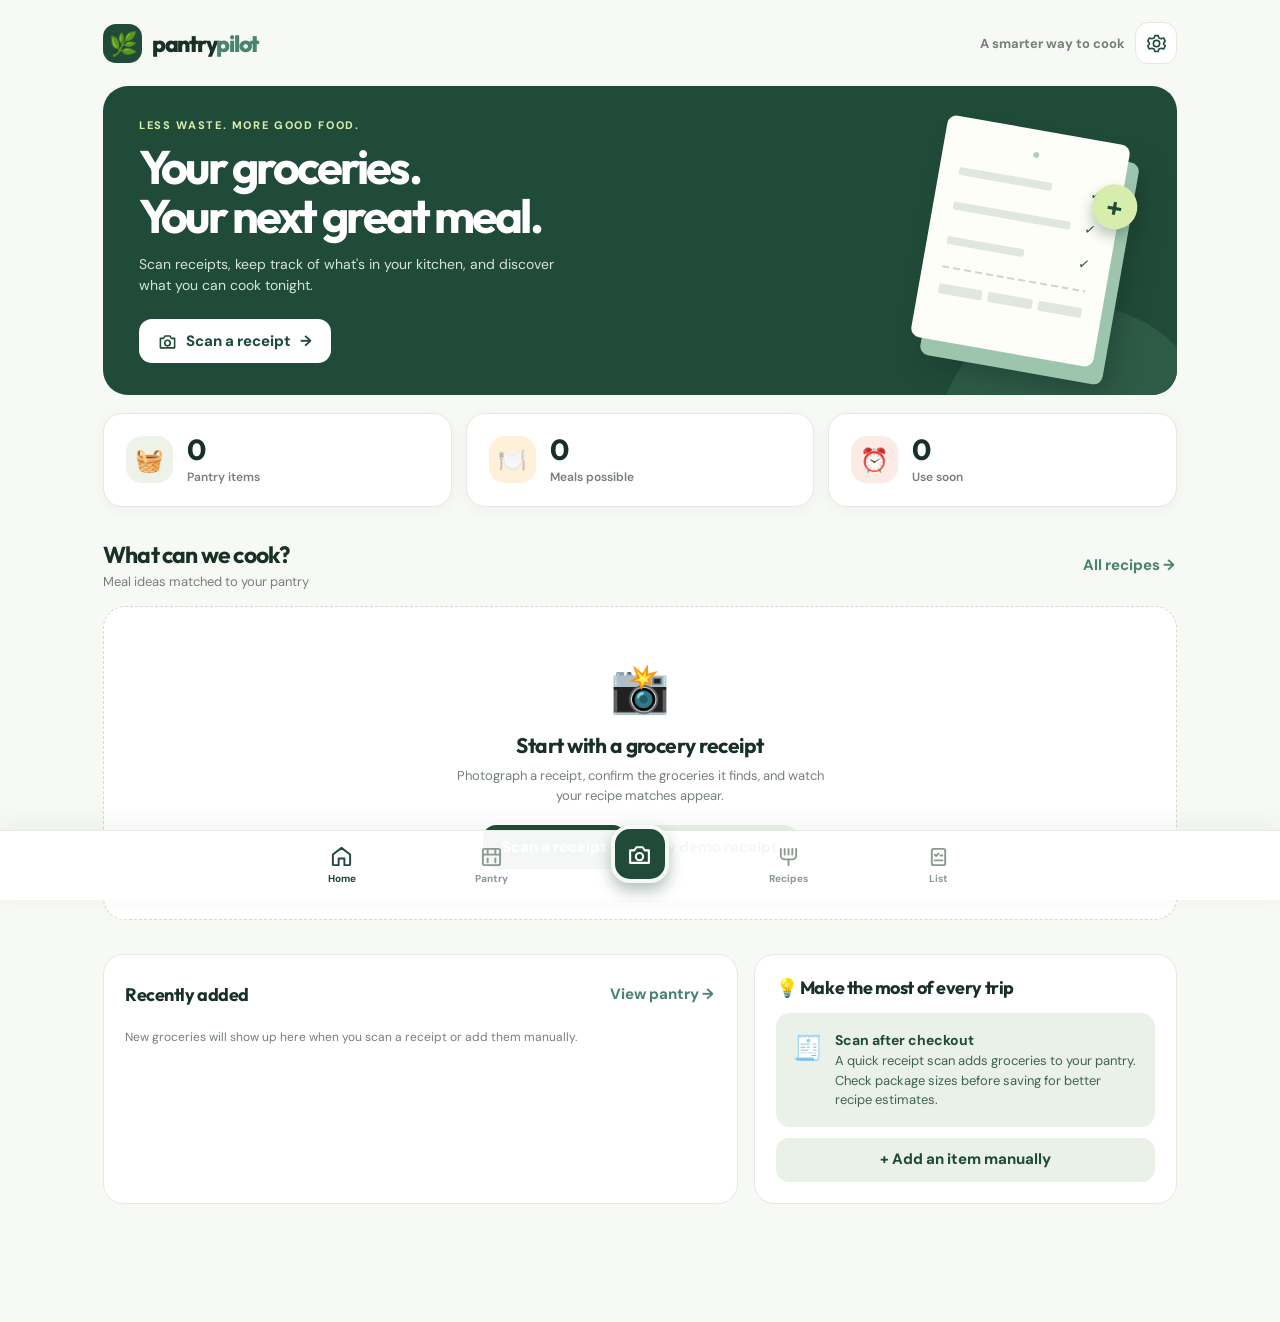
<file: index.html>
<!doctype html>
<html lang="en">
<head>
  <meta charset="UTF-8">
  <meta name="viewport" content="width=device-width, initial-scale=1.0, viewport-fit=cover">
  <meta name="theme-color" content="#214b39">
  <meta name="description" content="Turn grocery receipts into a pantry inventory and meals you can make.">
  <meta name="apple-mobile-web-app-capable" content="yes">
  <meta name="apple-mobile-web-app-status-bar-style" content="default">
  <title>PantryPilot — Scan. Stock. Cook.</title>
  <link rel="manifest" href="./manifest.webmanifest">
  <link rel="icon" href="./icon-192.png">
  <link rel="apple-touch-icon" href="./icon-192.png">
  <link rel="stylesheet" href="./styles.css">
  <script src="./app.js" defer></script>
</head>
<body>
  <div id="app" class="app-shell"></div>
  <div id="modal-root"></div>
  <div id="toast-root" aria-live="polite"></div>
  <input id="camera-input" type="file" accept="image/*" capture="environment" hidden>
  <input id="photo-input" type="file" accept="image/*" hidden>
  <input id="backup-input" type="file" accept="application/json,.json" hidden>
</body>
</html>
</file>
<file: styles.css>
@import url('https://fonts.googleapis.com/css2?family=DM+Sans:wght@400;500;600;700;800&family=Outfit:wght@400;500;600;700;800&display=swap');
:root{--forest:#214b39;--dark:#17372a;--leaf:#49856b;--mint:#e7f2e8;--lime:#d6edac;--ink:#183027;--muted:#748078;--line:#e4e9e2;--page:#f7f9f5;--white:#fff;--gold:#f7c76d;--coral:#e9a087;--shadow:0 14px 40px rgba(27,57,40,.07)}
*{box-sizing:border-box}html{min-height:100%;-webkit-text-size-adjust:100%}body{margin:0;background:var(--page);color:var(--ink);font:15px 'DM Sans',system-ui,sans-serif}button,input,select,textarea{font:inherit}button{cursor:pointer;-webkit-tap-highlight-color:transparent}button:disabled{opacity:.55;cursor:default}button:focus-visible,input:focus-visible,select:focus-visible,textarea:focus-visible{outline:3px solid #99cb86;outline-offset:2px}h1,h2,h3,p{margin-top:0}h1,h2,h3{font-family:'Outfit',system-ui,sans-serif}h1{letter-spacing:-.06em}h2{letter-spacing:-.035em}h3{letter-spacing:-.025em}img{max-width:100%}small{color:var(--muted)}
.app-shell{max-width:1130px;min-height:100vh;margin:0 auto;padding:0 28px 118px}.site-header{height:86px;display:flex;align-items:center;justify-content:space-between;gap:15px}.brand{display:flex;align-items:center;gap:10px;font-family:'Outfit',sans-serif;font-weight:800;font-size:23px;letter-spacing:-.055em}.brand-mark{width:39px;height:39px;display:grid;place-items:center;border-radius:13px;background:var(--forest);color:white;font-size:23px}.header-actions{display:flex;align-items:center;gap:10px}.eyebrow{color:var(--leaf);font-size:11px;font-weight:800;letter-spacing:.15em;text-transform:uppercase}.greeting{font-size:13px;color:var(--muted);font-weight:700}.icon-btn{border:1px solid var(--line);background:white;border-radius:13px;height:42px;min-width:42px;display:inline-flex;align-items:center;justify-content:center;color:var(--forest);font-size:20px}.icon-btn:hover{background:var(--mint)}.button{border:0;border-radius:13px;min-height:44px;padding:11px 19px;font-weight:800;display:inline-flex;justify-content:center;align-items:center;gap:9px;line-height:1.1;transition:transform .12s,filter .12s}.button:active,.icon-btn:active{transform:scale(.98)}.button.primary{background:var(--forest);color:white}.button.light{background:white;color:var(--forest)}.button.pale{background:#eaf2e7;color:var(--forest)}.button.outline{border:1px solid #ced9ce;background:white;color:var(--forest)}.button.danger{background:#fff0ed;color:#a83f32}.button.sm{min-height:34px;border-radius:10px;padding:8px 12px;font-size:12px}.button.full{width:100%}.button.ghost{background:transparent;color:var(--forest)}
.hero{background:var(--forest);border-radius:25px;color:white;position:relative;overflow:hidden;min-height:240px;display:flex;align-items:center;padding:32px 36px}.hero-copy{width:62%;z-index:1}.hero h1{max-width:460px;font-size:clamp(31px,4vw,47px);font-weight:700;line-height:1.05;margin:10px 0 13px}.hero p{color:#d3e5d8;max-width:430px;line-height:1.55;margin:0 0 22px;font-size:14px}.hero .eyebrow{color:var(--lime)}.hero-art{position:absolute;right:6%;top:50%;transform:translateY(-50%) rotate(10deg);width:185px;height:225px;background:#fdfef7;border-radius:9px;box-shadow:12px 16px 0 #9dc5ad,17px 23px 28px #102f2670;color:#355d46;padding:22px 20px}.paper-hole{border-radius:100%;height:6px;width:6px;background:#b4cdb8;margin:auto}.receipt-line{display:flex;justify-content:space-between;align-items:center;margin:17px 0;gap:5px}.receipt-line i{display:block;background:#dfe7de;border-radius:2px;height:8px;width:65%;}.receipt-line span{font-size:14px}.paper-bar{height:2px;background:repeating-linear-gradient(90deg,#c9d8cc 0 7px,transparent 7px 11px)}.receipt-bottom{display:grid;grid-template-columns:1fr 1fr 1fr;gap:6px;margin-top:16px}.receipt-bottom b{height:10px;background:#dfe7de;border-radius:2px}.orb{position:absolute;border-radius:50%;background:#2e5b46;width:280px;height:280px;right:-40px;bottom:-190px}.mini-plus{border-radius:50%;background:var(--lime);color:var(--forest);width:45px;height:45px;display:grid;place-items:center;position:absolute;right:-17px;top:40px;font-size:28px;font-weight:bold;box-shadow:0 7px 13px #17372a48}
.metrics{display:grid;grid-template-columns:repeat(3,1fr);gap:14px;margin-top:18px}.metric{background:white;border:1px solid var(--line);border-radius:19px;padding:21px 22px;display:flex;gap:14px;align-items:center;box-shadow:0 3px 16px #1b39280a}.metric-icon{width:47px;height:47px;border-radius:16px;background:#edf3e9;display:grid;place-items:center;font-size:23px}.metric:nth-child(2) .metric-icon{background:#fff1d9}.metric:nth-child(3) .metric-icon{background:#fcebe5}.metric-value{font-family:'Outfit',sans-serif;font-size:29px;font-weight:700;line-height:1.05}.metric-label{font-size:12px;color:var(--muted);margin-top:3px;font-weight:600}
.section{margin-top:34px}.section-head{display:flex;align-items:center;justify-content:space-between;gap:12px;margin-bottom:16px}.section-title{font-size:23px;font-weight:700;line-height:1.2;margin:0}.section-sub{color:var(--muted);font-size:13px;margin:5px 0 0}.link-btn{border:0;background:transparent;color:var(--leaf);font-weight:800;padding:8px 2px}.link-btn:hover{text-decoration:underline}.recipe-grid{display:grid;grid-template-columns:repeat(3,minmax(0,1fr));gap:14px}.recipe-card{background:white;border:1px solid var(--line);border-radius:21px;padding:13px;box-shadow:0 3px 16px #1b392808;display:flex;flex-direction:column;min-width:0;position:relative;overflow:hidden}.recipe-top{height:118px;border-radius:14px;display:flex;align-items:center;justify-content:center;font-size:65px;position:relative;background:linear-gradient(135deg,#e7f1e1,#f7f1dc);text-shadow:0 10px 20px #41563a22}.recipe-top.color-1{background:linear-gradient(135deg,#fcebdc,#f4dcce)}.recipe-top.color-2{background:linear-gradient(135deg,#eeeffc,#dfe9ed)}.recipe-top.color-3{background:linear-gradient(135deg,#e2f4e5,#f5efd4)}.recipe-top.color-4{background:linear-gradient(135deg,#fae7eb,#fdf1df)}.recipe-top.color-5{background:linear-gradient(135deg,#e2f1f1,#e9e9fa)}.heart{position:absolute;top:10px;right:10px;background:#ffffffd9;border:0;border-radius:50%;width:34px;height:34px;font-size:18px;display:grid;place-items:center;color:#52635b}.heart.active{color:#df6b5e}.recipe-info{padding:14px 3px 4px;flex:1;display:flex;flex-direction:column}.recipe-info h3{font-size:17px;margin:0 0 7px}.recipe-meta{display:flex;align-items:center;gap:12px;color:#78837b;font-size:12px;font-weight:600;margin-bottom:13px}.availability{display:flex;align-items:center;gap:7px;justify-content:space-between;margin-top:auto}.avail-tag{border-radius:8px;padding:6px 8px;color:#266f4e;background:#e6f4e8;font-size:11px;font-weight:800;white-space:nowrap}.avail-tag.partial{color:#9a6220;background:#fff2df}.avail-tag.low{color:#a05c43;background:#ffefea}.circle-arrow{border-radius:50%;width:30px;height:30px;display:grid;place-items:center;background:#eff2eb;border:0;color:var(--forest);font-size:18px}
.cols-2{display:grid;grid-template-columns:1.5fr 1fr;gap:16px}.panel{background:white;border:1px solid var(--line);border-radius:20px;padding:21px;min-width:0}.panel-title{font-family:'Outfit',sans-serif;font-size:18px;font-weight:700;margin:0 0 14px}.item-row{display:flex;align-items:center;gap:12px;border-bottom:1px solid #edf0eb;padding:12px 1px}.item-row:last-child{border-bottom:0}.item-avatar{height:45px;width:45px;flex:0 0 45px;border-radius:13px;display:grid;place-items:center;background:#eff5e9;font-size:23px}.item-main{flex:1;min-width:0}.item-name{font-weight:800;font-size:14px;white-space:nowrap;overflow:hidden;text-overflow:ellipsis}.item-sub{color:#7c8b80;font-size:12px;margin-top:3px}.item-qty{font-weight:800;font-size:13px;text-align:right;white-space:nowrap}.row-flex{display:flex;align-items:center;gap:8px}.tip-box{background:#eaf1e8;border-radius:14px;padding:17px;display:flex;gap:12px;align-items:flex-start;line-height:1.5;font-size:13px;color:#3f644d}.tip-box b{display:block;color:var(--forest);font-size:14px}.tip-icon{font-size:24px}.empty{display:flex;flex-direction:column;align-items:center;justify-content:center;text-align:center;padding:50px 20px;background:white;border:1px dashed #cfdccf;border-radius:22px}.empty-emoji{font-size:48px;margin-bottom:12px}.empty h3{font-size:21px;margin:0 0 8px}.empty p{max-width:370px;color:var(--muted);line-height:1.5;font-size:13px;margin:0 0 20px}
.page-top{display:flex;align-items:flex-end;justify-content:space-between;gap:16px;margin:12px 0 24px}.page-top h1{font-size:36px;margin:4px 0 5px}.page-top p{color:var(--muted);font-size:14px;margin:0}.searchbox{display:flex;align-items:center;gap:9px;background:white;border:1px solid var(--line);border-radius:14px;padding:0 13px;height:47px;min-width:240px}.searchbox input{border:0;outline:0!important;flex:1;min-width:0;background:transparent;color:var(--ink)}.searchbox input::placeholder{color:#a3aba5}.toolbar{display:flex;gap:12px;justify-content:space-between;align-items:center;flex-wrap:wrap;margin-bottom:15px}.chip-row{display:flex;gap:7px;overflow-x:auto;scrollbar-width:none;padding:3px 1px}.chip-row::-webkit-scrollbar{display:none}.chip{white-space:nowrap;border:1px solid var(--line);background:white;border-radius:999px;color:#66786b;font-weight:800;padding:10px 14px;font-size:12px}.chip.active{background:var(--forest);border-color:var(--forest);color:#fff}.stock-list{background:white;border:1px solid var(--line);border-radius:22px;padding:8px 21px}.stock-row{display:flex;align-items:center;gap:13px;padding:13px 0;border-bottom:1px solid #edf0eb}.stock-row:last-child{border:0}.stock-row .item-main{cursor:pointer}.qty-control{display:flex;align-items:center;gap:10px;border:1px solid var(--line);border-radius:12px;padding:4px}.qty-control button{background:#f2f6ef;border:0;color:var(--forest);font-size:19px;width:30px;height:30px;border-radius:9px;line-height:1}.qty-num{text-align:center;font-weight:800;min-width:45px;font-size:13px}.stock-row .edit{margin-left:2px;color:#6b8272;border:0;background:transparent;font-size:20px;padding:6px}.date-alert{font-weight:700;color:#bd704b}
.shopping-entry{display:flex;gap:8px;margin:0 0 17px}.field{width:100%;border:1px solid #d9e2d9;background:#fff;border-radius:12px;padding:12px;color:var(--ink);min-height:44px}.field:focus{outline:2px solid #8dbb94;outline-offset:0}.shopping-item{display:flex;align-items:center;gap:12px;padding:13px 2px;border-bottom:1px solid var(--line)}.shopping-item:last-child{border:0}.shopping-item input[type=checkbox]{accent-color:var(--forest);height:19px;width:19px}.shopping-item.done .item-name{text-decoration:line-through;color:#87938a}.shopping-item button{background:transparent;border:0;color:#9caaa0;font-size:18px}.mini-number{font-size:12px;background:#f0f3ed;color:#607263;padding:5px 9px;border-radius:8px;white-space:nowrap}.list-heading{font-weight:800;color:var(--leaf);text-transform:uppercase;font-size:11px;letter-spacing:.12em;margin:22px 0 5px}.note{font-size:12px;color:var(--muted);line-height:1.6}
.bottom-nav{position:fixed;bottom:0;left:0;right:0;background:#fffffff4;box-shadow:0 -5px 25px #29422d10;border-top:1px solid #e5ece2;z-index:20;padding:11px 18px max(12px,env(safe-area-inset-bottom))}.nav-inner{max-width:620px;margin:0 auto;display:flex;justify-content:space-around;align-items:center;gap:6px}.nav-link{display:flex;align-items:center;justify-content:center;flex-direction:column;gap:4px;color:#8a9b8e;background:transparent;border:0;min-width:61px;padding:3px 10px;font-size:10px;font-weight:800}.nav-link .nav-svg{height:23px;width:23px}.nav-link.active{color:var(--forest)}.nav-scan{height:58px;width:58px;border-radius:19px;background:var(--forest);color:white;display:grid;place-items:center;box-shadow:0 8px 15px #204b3855;border:4px solid var(--page);margin-top:-22px}.nav-scan .nav-svg{width:25px;height:25px}.nav-svg{width:19px;height:19px;stroke:currentColor;fill:none;stroke-width:2;stroke-linecap:round;stroke-linejoin:round}
#modal-root:empty{display:none}.overlay{position:fixed;inset:0;z-index:40;background:#0e281dcc;display:flex;align-items:center;justify-content:center;padding:15px;overflow-y:auto;overscroll-behavior:contain}.modal{background:#fff;border-radius:25px;width:min(100%,550px);max-height:min(92dvh,880px);overflow:hidden;display:flex;flex-direction:column;box-shadow:0 20px 90px #001d1a55}.modal.wide{width:min(100%,710px)}.modal-head{padding:22px 22px 15px;border-bottom:1px solid #eff2ed;display:flex;align-items:center;justify-content:space-between;gap:16px}.modal-head h2{margin:0;font-size:24px}.modal-content{padding:20px 22px;overflow-y:auto;overscroll-behavior:contain}.modal-foot{padding:14px 22px 18px;border-top:1px solid #eff2ed;display:flex;justify-content:flex-end;gap:8px;flex-wrap:wrap}.label{display:block;font-weight:800;font-size:12px;color:#566e5b;margin:0 0 6px}.form-grid{display:grid;grid-template-columns:1fr 1fr;gap:14px}.form-grid .span-2{grid-column:span 2}.scan-options{display:grid;grid-template-columns:1fr 1fr;gap:12px}.upload-choice{border:1px dashed #bfd2c2;padding:20px 12px;border-radius:16px;background:#f8fbf5;text-align:center;color:var(--forest);font-weight:800}.upload-choice span{font-size:31px;display:block;margin-bottom:8px}.divider-label{display:flex;align-items:center;gap:10px;color:#859787;font-size:12px;margin:22px 0}.divider-label:before,.divider-label:after{content:"";height:1px;flex:1;background:#e3e9e2}.receipt-text{min-height:130px;width:100%;resize:vertical;font-size:13px}.review-row{display:grid;grid-template-columns:minmax(0,1fr) 73px 90px 31px;gap:6px;align-items:center;padding:8px 0;border-bottom:1px solid #e9eee7}.review-row .field{padding:9px 8px;min-height:38px;font-size:13px;min-width:0}.review-row button{border:0;background:#ffeeeb;color:#b86e61;border-radius:8px;height:34px}.review-hint{background:#fff6e7;border-radius:12px;padding:12px;color:#825b23;font-size:12px;line-height:1.55;margin-bottom:15px}.scan-preview{max-height:120px;display:block;margin:0 auto 16px;border-radius:10px;object-fit:contain}.progress{height:7px;background:#e7ece7;border-radius:9px;overflow:hidden;margin:18px 0}.progress>div{height:100%;background:var(--leaf);transition:width .25s}.recipe-hero{height:180px;background:linear-gradient(135deg,#e6f2e3,#fff2d9);border-radius:16px;display:grid;place-items:center;font-size:95px;margin-bottom:18px}.ing-row{display:flex;align-items:center;gap:10px;padding:9px 0;border-bottom:1px solid #edf0eb;font-size:14px}.ing-row:last-child{border:0}.ing-dot{font-size:18px;width:22px;text-align:center}.ing-name{flex:1;font-weight:700}.ing-measure{font-size:12px;color:#69796e}.steps{padding-left:22px;line-height:1.6;font-size:14px}.steps li{padding-bottom:10px;padding-left:4px}.modal-tag{background:#edf4e9;color:var(--forest);border-radius:9px;padding:7px 10px;display:inline-block;font-size:12px;font-weight:800;margin-bottom:16px}.toast{position:fixed;bottom:106px;left:50%;transform:translateX(-50%);background:#18382b;color:white;padding:13px 18px;border-radius:13px;z-index:90;box-shadow:0 10px 35px #1b352f4f;max-width:90vw;font-size:13px;font-weight:700;text-align:center}.settings-card{background:white;border:1px solid var(--line);border-radius:18px;padding:20px;margin-bottom:14px}.settings-card h3{margin:0 0 7px;font-size:18px}.settings-card p{color:var(--muted);font-size:13px;line-height:1.6}.settings-buttons{display:flex;gap:8px;flex-wrap:wrap}.settings-version{color:#9ca79d;font-size:12px;margin:25px 0}.alert-expiry{color:#aa6b36;font-size:12px;font-weight:800}.hidden{display:none!important}
@media(min-width:900px){.nav-inner{max-width:740px}.hero{min-height:265px}.recipe-top{height:135px}}
@media(max-width:750px){.app-shell{padding:0 18px 115px}.site-header{height:72px}.hero{padding:30px 23px;min-height:225px}.hero-copy{width:76%}.hero-art{transform:translateY(-50%) rotate(11deg) scale(.75);right:-15px;opacity:.8}.hero h1{font-size:36px;max-width:320px}.hero p{max-width:305px}.metrics{gap:9px}.metric{padding:14px 12px;gap:9px}.metric-icon{width:37px;height:37px;border-radius:12px;flex:0 0 37px;font-size:19px}.metric-value{font-size:24px}.metric-label{font-size:10px}.recipe-grid{grid-template-columns:repeat(2,minmax(0,1fr));gap:10px}.cols-2{grid-template-columns:1fr}.section{margin-top:29px}.page-top h1{font-size:32px}}
@media(max-width:440px){.app-shell{padding:0 15px 110px}.brand{font-size:21px}.brand-mark{width:36px;height:36px}.greeting{display:none}.hero{min-height:226px;padding:25px 20px}.hero-copy{width:86%}.hero h1{font-size:32px;max-width:235px}.hero p{font-size:12px;max-width:240px;margin-bottom:17px}.hero-art{opacity:.36;right:-85px}.hero .button{font-size:12px}.metrics{gap:7px}.metric{gap:6px;padding:13px 8px;display:block;text-align:center}.metric-icon{margin:0 auto 8px;width:36px;height:36px}.metric-value{font-size:25px}.metric-label{font-size:10px}.section-title{font-size:21px}.recipe-card{padding:9px;border-radius:17px}.recipe-top{height:105px;font-size:57px}.recipe-info{padding:12px 2px 2px}.recipe-info h3{font-size:15px}.recipe-meta{gap:7px;font-size:11px}.avail-tag{font-size:10px;padding:5px 6px}.page-top{align-items:start;flex-wrap:wrap}.page-top h1{font-size:30px}.page-top .button{min-height:38px}.toolbar .searchbox{width:100%}.stock-list{padding:5px 12px}.stock-row{gap:9px}.stock-row .item-avatar{width:39px;height:39px;flex-basis:39px;font-size:20px}.qty-control{gap:4px}.qty-control button{width:26px;height:29px}.qty-num{min-width:32px;font-size:12px}.stock-row .edit{padding:2px}.modal{border-radius:21px;max-height:94dvh}.modal-head,.modal-content,.modal-foot{padding-left:17px;padding-right:17px}.review-row{grid-template-columns:minmax(0,1fr) 55px 74px 28px;gap:4px}.review-row .field{font-size:12px;padding:7px 5px}.review-row button{height:31px}.scan-options{gap:8px}.upload-choice{font-size:12px;padding:16px 7px}}
@media(prefers-reduced-motion:reduce){*{scroll-behavior:auto!important;transition:none!important}}
</file>
